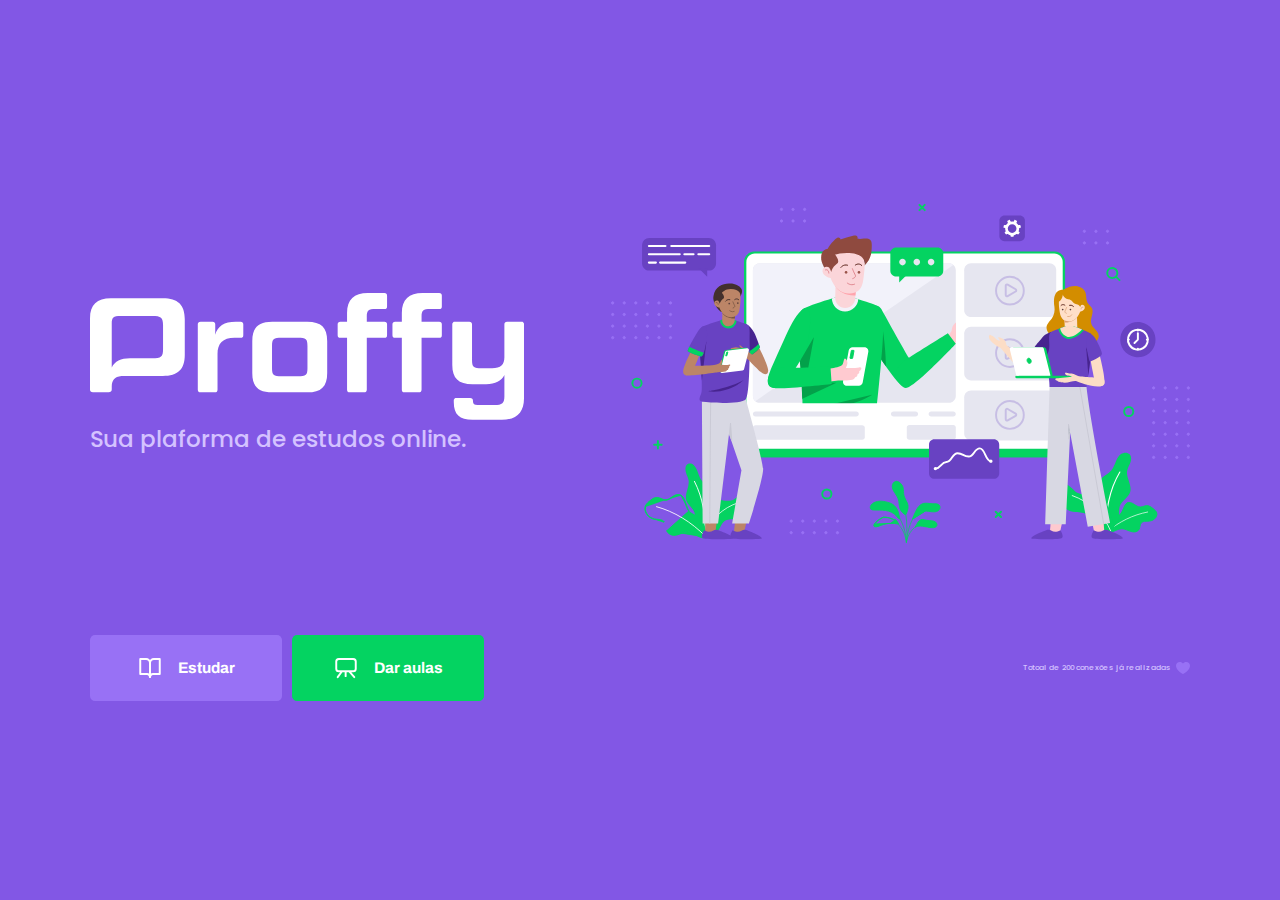
<file: index.html>
<!DOCTYPE html>
<html lang="pt_br">
<head>
    <meta charset="UTF-8">
    <meta http-equiv="X-UA-Compatible" content="IE=edge">
    <meta name="viewport" content="width=device-width, initial-scale=1.0">
    <link rel="stylesheet" href="/styles/main.css">
    <link rel="stylesheet" href="/styles/partials/page-landing.css">
    <link href="https://fonts.googleapis.com/css2?family=Archivo:wght@400;700&amp;family=Poppins:wght@400;600&amp;display=swap" rel="stylesheet">
    <title>Proffy | Sua plaforma de estudos online.</title>
</head>
<body id="page-landing">
    <div id="container">

        <div class="logo-container">
            <img src="/images/logo.svg" alt="Proffy">
            <h2>Sua plaforma de estudos online.</h2>
        </div>
        
        <img class="hero-image" src="/images/landing.svg" alt="Plataforma de Estudos">

        <div class="buttons-container">

            <a class="study" href="/study.html"><img src="/images/icons/study.svg" alt="Estudar">Estudar</a>

            <a class="give-classes" href="/give-classes.html"><img src="/images/icons/give-classes.svg" alt="Dar aulas">Dar aulas</a>

        </div>

        <p class="total-connections">Totoal de 200 conexões já realizadas<img src="/images/icons/purple-heart.svg" alt="Coração roxo"></p>

    </div>
</body>
</html>
</file>
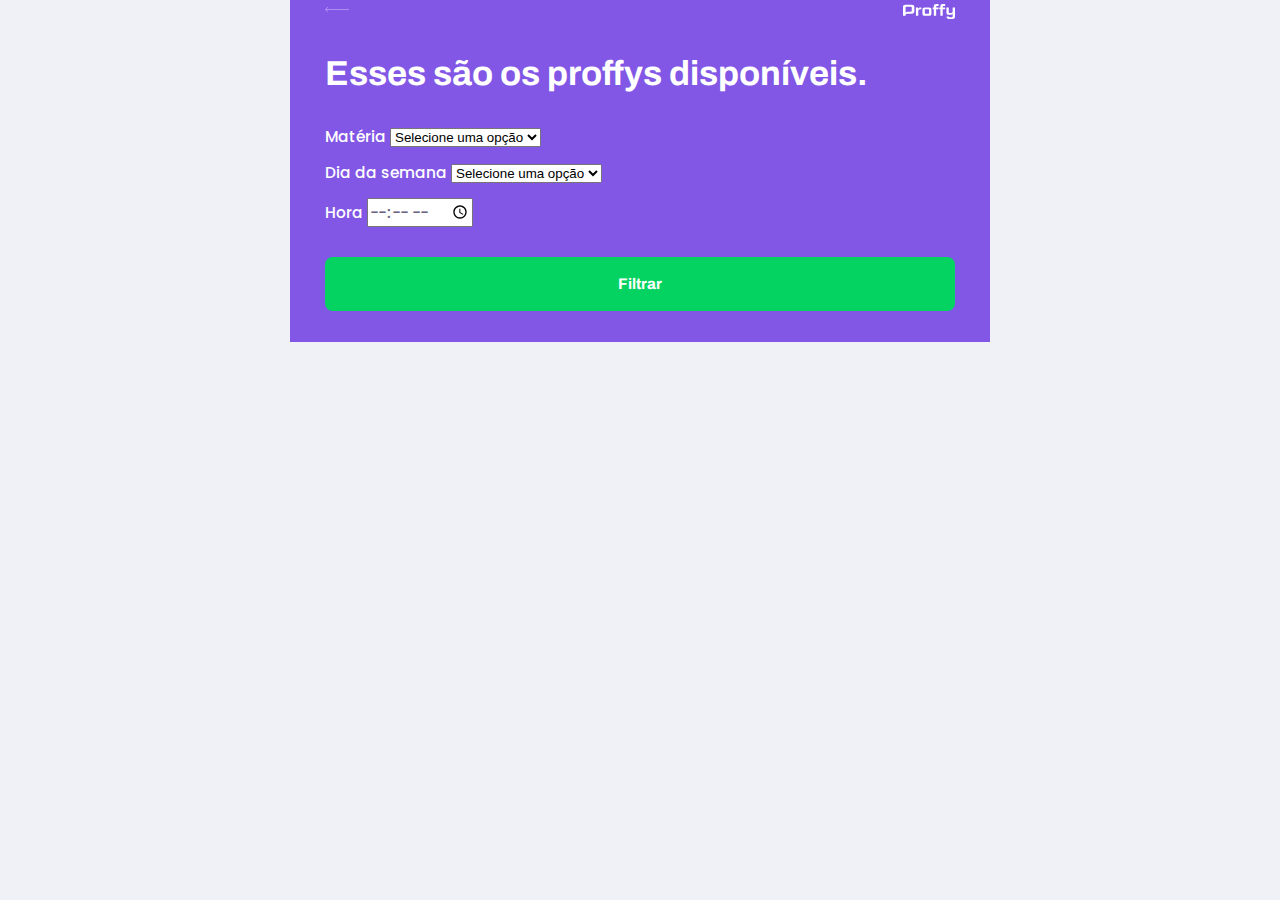
<file: study.html>
<!DOCTYPE html>
<html lang="pt_br">
<head>
    <meta charset="UTF-8">
    <meta http-equiv="X-UA-Compatible" content="IE=edge">
    <meta name="viewport" content="width=device-width, initial-scale=1.0">

    <link rel="stylesheet" href="/styles/main.css">
    <link rel="stylesheet" href="/styles/partials/page-study.css">

    <link href="https://fonts.googleapis.com/css2?family=Archivo:wght@400;700&amp;family=Poppins:wght@400;600&amp;display=swap" rel="stylesheet">

    <title>Proffy | Sua plaforma de estudos online.</title>

</head>
<body id="page-study">
    <div id="container">

       <header class="page-header">
        <div class="top-bar-container">
            <a href="/"><img src="/images/icons/back.svg" alt="Voltar"></a>
            <img src="/images/logo.svg" alt="Proffy">
        </div>
        <div class="header-content">
            <strong>Esses são os proffys disponíveis.</strong>
            <form id="search-teachers">
                <div class="select-block">
                    <label for="subject">Matéria</label>
                    <select name="subject" id="subject">
                        <option value="" >Selecione uma opção</option>
                        <option value="1">Artes</option>
                        <option value="2">Biologia</option>
                        <option value="3">Ciências</option>
                        <option value="4">Educação física</option>
                        <option value="5">Física</option>
                        <option value="6">Geografia</option>
                        <option value="7">História</option>
                        <option value="8">Matemática</option>
                        <option value="9">Português</option>
                        <option value="10">Química</option>
                    </select>
                </div>
                <div class="select-block">
                    <label for="weekday">Dia da semana</label>
                    <select name="weekday" id="weekday">
                        <option value="" >Selecione uma opção</option>
                        <option value="0">Domingo</option>
                        <option value="1">Segunda-feira</option>
                        <option value="2">Terça-feira</option>
                        <option value="3">Quarta-feira</option>
                        <option value="4">Quinta-feira</option>
                        <option value="5">Sexta-feira</option>
                        <option value="6">Sábado</option>
                    </select>
                </div>
                <div class="input-block">
                    <label for="time">Hora</label>
                    <input name="time" id="time" type="time" >
                </div>
                <button type="submit">Filtrar</button>
            </form>

        </div>
       </header>

    </div>
</body>
</html>
</file>
<file: styles/main.css>
:root {
    --color-background: #F0F0F7;
    --color-primary-lighter: #9871F5;
    --color-primary-light: #916BEA;
    --color-primary: #8257E5;
    --color-primary-dark: #774DD6;
    --color-primary-darker: #6842c2;
    --color-secondary: #04D361;
    --color-secondary-dark: #04BF58;
    --color-title-in-primary: #FFFFFF;
    --color-text-in-primary: #D4C2FF;
    --color-text-title: #32264D;
    --color-text-complement: #9C98A6;
    --color-text-base: #6A6180;
    --color-line-in-white: #E6E6F0;
    --color-input-background: #F8F8FC;
    --color-button-text: #FFFFFF;
    --color-box-base: #FFFFFF;
    --color-box-footer: #FAFAFC;
    --color-small-info: #C1BCCC;
    font-size: 60%; /* controle das medidas rem */
}
* {
    margin: 0;
    padding: 0%;
    box-sizing: border-box;
}
html, body {
    height: 100vh;
}
body {
    background-color: var(--color-background);
    display: flex;
    align-items: center;
    justify-content: center;
}
body, input, button, textarea {
    font-weight: 500;/*Peso da font*/
    font-family: Poppins; /*Estilo da font*/
    font-size: 1.6rem;
    color: var(--color-text-base)
}
#container {
    width: 90vw;
    max-width: 700px;
}

@media (min-width: 700px) { /*Até esse tamanho*/
    :root {
        font-size: 62,5%;
    }
}
</file>
<file: styles/partials/page-landing.css>
:root { /*Definindo as "variaves" */
    font-size: 40%; /* Controle das medidas rem */
}

@media (max-width: 699px) {/*Até esse tamanho*/
    :root {
        font-size: 40%;
    }
}

#page-landing { /*ID do body da pagina*/
    background-color: var(--color-primary);/*Alterando a cor de fundo da pagina*/
}


#page-landing #container { /*ID da div que esta dentro do ID do body*/
    color: var(--color-text-in-primary);/*Alterando a cor do texto*/
}


.logo-container img { /*imagens que estão dentro dos elementos que possuem a classe "logo-container" */
    height: 10rem; /*Definindo a altura da imagem*/
}


.logo-container { /*Classe com nome "logo-container" */
    text-align: center; /*Definindo o posicionamento dos elementos na horizontal*/
    margin-bottom: 3.2rem; /*Definindo o tamanho da margim de baixo do elemento*/
}


.logo-container h2 { /*tags h2 que estão dentro dos elementos que possuem a classe "logo-container" */
    font-weight: 500; /*Definindo o peso*/
    font-size: 3.6rem; /*Definindo o tamanho*/
    line-height: 4.6rem;
    margin-top: 0,8rem; /*Definindo o tamanho da margim de cima do elemento*/
}


.hero-image { /*Classe com nome "hero-image" */
    width: 100%; /*Definindo a largura*/
}


.buttons-container { /*Classe com nome "buttons-container" */
    display: flex;
    justify-content: center; /*Definindo o posicionamento na horizontal*/
    margin-top: 3.2rem;/*Definindo o tamanho da margim*/
    margin-bottom: 3.2rem;/*Definindo o tamanho da margim*/
    margin-left: 0;/*Definindo o tamanho da margim*/
    margin-right: 0;/*Definindo o tamanho da margim*/
}


.buttons-container a {/*tags "a" que estão dentro dos elementos com a classe "buttons-container" */
    width: 30rem; /*Definindo a largura*/
    height: 10.4rem; /*Definindo a altura*/
    border-radius: .8rem; /*Definindo o tamanho das bordas*/
    font-weight: 700;  /*Definindo o peso*/
    font-size: 2.4rem; /*Definindo o tamanho*/
    font-family: Archivo; /*Definindo o tipo de fonte*/
    display: flex;
    align-items: center; /*Alinhando todos os elementos ao centro*/
    justify-content: center; /*Posicionando todos os elementos no meio da caixa*/
    text-decoration: none; /*Tirando o texto sublinhado do link*/
    color: var(--color-button-text);
    transition: background 0.2s;
}


.buttons-container a img{
    width: 4rem;
    margin-right: 2.4rem;
}


.buttons-container a.study {
    background-color: var(--color-primary-lighter);
    margin-right: 1.6rem; /*Definindo o tamanho da margim de cima do elemento*/
}
.buttons-container a.study:hover {
    background-color: var(--color-primary-light);
}


.buttons-container a.give-classes {
    background-color: var(--color-secondary);
}
.buttons-container a.give-classes:hover {
    background-color: var(--color-secondary-dark);
}


.total-connections {
    font-size: 1.8rem;
    display: flex;
    align-items: center;
    justify-content: center; 
}

.total-connections img {
    margin-left: 0.8rem;
}

@media (min-width: 1100px) {
    #page-landing #container {
        max-width: 1100px;
        display: grid;
        grid-template-columns: 2fr 1fr 2fr;
        grid-template-rows: 350px 1fr;
        grid-template-areas: "proffy image image" "button button texting";
        column-gap: 87px;
        row-gap: 86px;
    }

    .logo-container {
        grid-area: proffy;
        text-align: initial;
        align-self: center;
        margin: 0;
    }

    .logo-container img {
       height: 127px;
    }
    .hero-image {
        grid-area: image;
        height: 350px;
    }
    .buttons-container {
        grid-area: button;
        justify-content: flex-start;
        margin: 0;
    }
    .total-connections {
        grid-area: texting;
        justify-self: end;
        font-size: 1.2rem;
    }
}
</file>
<file: styles/partials/page-study.css>
#page-study #container {
    width: 100vw;
    height: 100vh;
}

.page-header {
    background-color: var(--color-primary);
    display: flex;
    flex-direction: column;
}

.page-header .top-bar-container {
    width: 90%;
    margin: 0 auto;
    display: flex;
    align-items: center;
    justify-content: space-between;
}

.page-header .top-bar-container a {
    height: 3,2rem;
    transition: opacity 0.2s;
}
.page-header .top-bar-container a:hover {
    opacity: 0.6;
}

.page-header .top-bar-container img {
    height: 1.6rem;
}

.page-header .header-content {
    width: 90%;
    margin: 3.2rem auto;
}

.page-header .header-content strong {
    font-weight: 700;
    font-size: 3.6rem;
    font-family: Archivo;
    line-height: 4.2rem;
    color: var(--color-title-in-primary);
}

#search-teachers {
    margin-top: 3.2rem;
}

#search-teachers label {
    color: var(--color-title-in-primary);
}

#search-teachers .select-block {
    margin-bottom: 1.4rem;
}

#search-teachers button {
    width: 100%;
    height: 5.6rem;
    background-color: var(--color-secondary);
    color: var(--color-button-text);
    border: 0;
    border-radius: .8rem;
    cursor: pointer;
    font: 700 1.6rem Archivo;
    display: flex;
    align-items: center;
    justify-content: center;
    transition: background 0.2s;
    margin-top: 3.2rem;
}

#search-teachers button:hover {
    background-color: var(--color-secondary-dark);
}

.select-block
</file>
